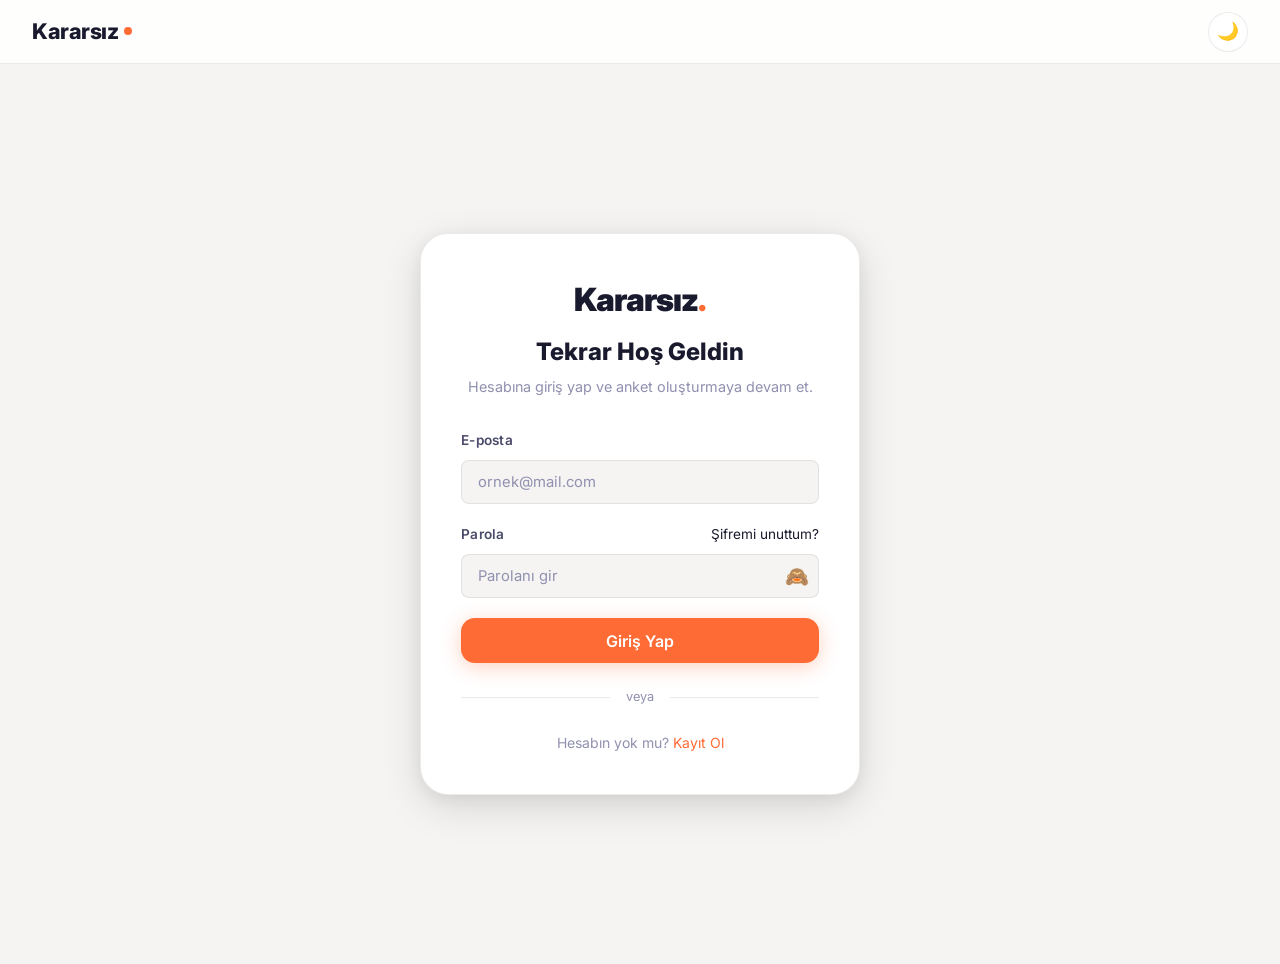
<file: frontend/create-poll.html>
<!DOCTYPE html>
<html lang="tr" data-theme="dark">
<head>
  <meta charset="UTF-8" />
  <meta name="viewport" content="width=device-width, initial-scale=1.0" />
  <title>Anket Oluştur — Kararsız</title>
  <meta name="description" content="Karar veremediğin şeyi anket yap, herkesin oyunu al." />
  <link rel="stylesheet" href="css/theme.css" />
  <link rel="stylesheet" href="css/style.css" />
</head>
<body>

  <!-- NAVBAR -->
  <nav class="navbar" role="navigation" aria-label="Ana navigasyon">
    <a href="index.html" class="navbar-brand" aria-label="Kararsız ana sayfa">
      Kararsız<span class="brand-dot" aria-hidden="true"></span>
    </a>
    <div class="navbar-actions">
      <div id="nav-auth"></div>
      <button class="theme-toggle" id="theme-btn" aria-label="Temayı değiştir">🌙</button>
    </div>
  </nav>

  <main class="container page-content" role="main">
    <div style="max-width:560px; margin:0 auto;">

      <!-- BAŞLIK -->
      <div style="margin-bottom:2rem;">
        <a href="index.html" class="btn btn-ghost btn-sm" style="margin-bottom:1rem; display:inline-flex;">
          ← Geri
        </a>
        <h1 style="font-size:1.8rem;font-weight:900;letter-spacing:-0.5px;">
          Anket Oluştur
        </h1>
        <p style="color:var(--text-muted);margin-top:0.4rem;font-size:0.9rem;">
          Karar veremediğin şeyi sor. En az 2, en fazla 5 seçenek ekleyebilirsin.
        </p>
      </div>

      <!-- FORM -->
      <form id="create-poll-form" novalidate>
        <div class="card" style="margin-bottom:1.25rem;">
          <div class="form-group" style="margin-bottom:0;">
            <label for="poll-question" class="form-label">Sorun nedir? 🤔</label>
            <textarea
              id="poll-question"
              class="form-textarea"
              placeholder="ör. Bu hafta sonu ne yapalım?"
              maxlength="500"
              rows="3"
              required
            ></textarea>
            <div style="display:flex;justify-content:space-between;margin-top:0.35rem;">
              <span id="poll-question-error" class="form-error" role="alert"></span>
              <span id="char-count" style="font-size:0.75rem;color:var(--text-muted);margin-left:auto;">0/500</span>
            </div>
          </div>
        </div>

        <!-- KATEGORİ -->
        <div class="card" style="margin-bottom:1.25rem;">
          <div class="form-group" style="margin-bottom:0;">
            <label for="poll-category" class="form-label">Kategori</label>
            <select id="poll-category" class="form-select" required>
              <option value="genel" selected>Genel</option>
              <option value="kariyer">Kariyer</option>
              <option value="iliski">İlişki</option>
              <option value="teknoloji">Teknoloji</option>
              <option value="alisveris">Alışveriş</option>
              <option value="diger">Diğer</option>
            </select>
          </div>
        </div>

        <!-- SEÇENEKLER -->
        <div class="card" style="margin-bottom:1.25rem;">
          <p class="form-label" style="margin-bottom:1rem;">Seçenekler</p>
          <div id="options-container">
            <!-- JS tarafından doldurulur -->
          </div>
          <button type="button" class="btn btn-ghost btn-sm" id="add-option-btn" style="margin-top:0.25rem;width:100%;">
            + Seçenek Ekle
          </button>
          <span id="options-error" class="form-error" role="alert" style="margin-top:0.5rem;"></span>
        </div>

        <button type="submit" class="btn btn-primary btn-full btn-lg" id="create-submit-btn">
          ✨ Anketi Yayınla
        </button>
      </form>

    </div>
  </main>

  <div class="toast-container" id="toast-container" aria-live="assertive" aria-atomic="true"></div>

  <script src="js/theme-toggle.js"></script>
  <script src="js/api.js"></script>
  <script src="js/auth.js"></script>
  <script>
    document.addEventListener('DOMContentLoaded', () => {
      initTheme();
      updateNavbar();

      // Giriş yapılmamışsa login'e yönlendir
      if (!Auth.isLoggedIn()) {
        window.location.href = 'login.html?next=create-poll.html';
        return;
      }

      const optionsContainer = document.getElementById('options-container');
      const addBtn           = document.getElementById('add-option-btn');
      const questionEl       = document.getElementById('poll-question');
      const charCount        = document.getElementById('char-count');
      const submitBtn        = document.getElementById('create-submit-btn');
      let optionCount = 0;

      // Karakter sayacı
      questionEl.addEventListener('input', () => {
        charCount.textContent = `${questionEl.value.length}/500`;
      });

      // Seçenek ekle
      function addOption(placeholder = '') {
        if (optionCount >= 5) return;
        optionCount++;
        const num = optionCount;

        const row = document.createElement('div');
        row.className = 'option-row';
        row.dataset.num = num;
        row.innerHTML = `
          <div class="option-number" aria-hidden="true">${num}</div>
          <input
            type="text"
            class="form-input option-input"
            placeholder="${placeholder || `Seçenek ${num}`}"
            maxlength="200"
            required
            id="option-${num}"
            aria-label="Seçenek ${num}"
          />
          <button
            type="button"
            class="option-remove"
            aria-label="Seçenek ${num}'i kaldır"
            ${num <= 2 ? 'style="visibility:hidden"' : ''}
          >✕</button>
        `;

        row.querySelector('.option-remove').addEventListener('click', () => {
          row.remove();
          optionCount--;
          // Numaraları güncelle
          document.querySelectorAll('.option-row').forEach((r, i) => {
            const n = i + 1;
            r.dataset.num = n;
            r.querySelector('.option-number').textContent = n;
            const inp = r.querySelector('.option-input');
            inp.id = `option-${n}`;
            inp.setAttribute('aria-label', `Seçenek ${n}`);
            const removeBtn = r.querySelector('.option-remove');
            removeBtn.style.visibility = n <= 2 ? 'hidden' : 'visible';
          });
          // Ekle butonunu göster
          if (optionCount < 5) addBtn.style.display = '';
        });

        optionsContainer.appendChild(row);
        if (optionCount >= 5) addBtn.style.display = 'none';

        // Odaklan
        row.querySelector('.option-input').focus();
      }

      // Başlangıçta 2 seçenek
      addOption('ör. Sinemaya git');
      addOption('ör. Evde kal');

      addBtn.addEventListener('click', () => addOption());

      // FORM GÖNDER
      document.getElementById('create-poll-form').addEventListener('submit', async (e) => {
        e.preventDefault();

        // Hataları temizle
        document.getElementById('poll-question-error').classList.remove('visible');
        document.getElementById('options-error').classList.remove('visible');

        const question = questionEl.value.trim();
        const category = document.getElementById('poll-category').value;
        const options  = Array.from(document.querySelectorAll('.option-input'))
          .map(inp => inp.value.trim())
          .filter(v => v.length > 0);

        let hasError = false;
        if (!question) {
          const errEl = document.getElementById('poll-question-error');
          errEl.textContent = 'Soru yazman zorunlu.';
          errEl.classList.add('visible');
          hasError = true;
        }
        if (options.length < 2) {
          const errEl = document.getElementById('options-error');
          errEl.textContent = 'En az 2 seçenek doldurmalısın.';
          errEl.classList.add('visible');
          hasError = true;
        }
        if (hasError) return;

        submitBtn.disabled = true;
        submitBtn.textContent = 'Yayınlanıyor…';

        const { ok, data, status } = await apiCreatePoll(question, category, options);

        submitBtn.disabled = false;
        submitBtn.textContent = '✨ Anketi Yayınla';

        if (ok) {
          showToast('Anket yayınlandı!', 'success');
          setTimeout(() => { window.location.href = `poll-detail.html?id=${data.id}`; }, 700);
        } else {
          const errEl = document.getElementById('options-error');
          const msg = data.question?.[0] || data.options?.[0] || data.detail || 'Bir hata oluştu.';
          errEl.textContent = msg;
          errEl.classList.add('visible');
        }
      });
    });
  </script>
</body>
</html>
</file>
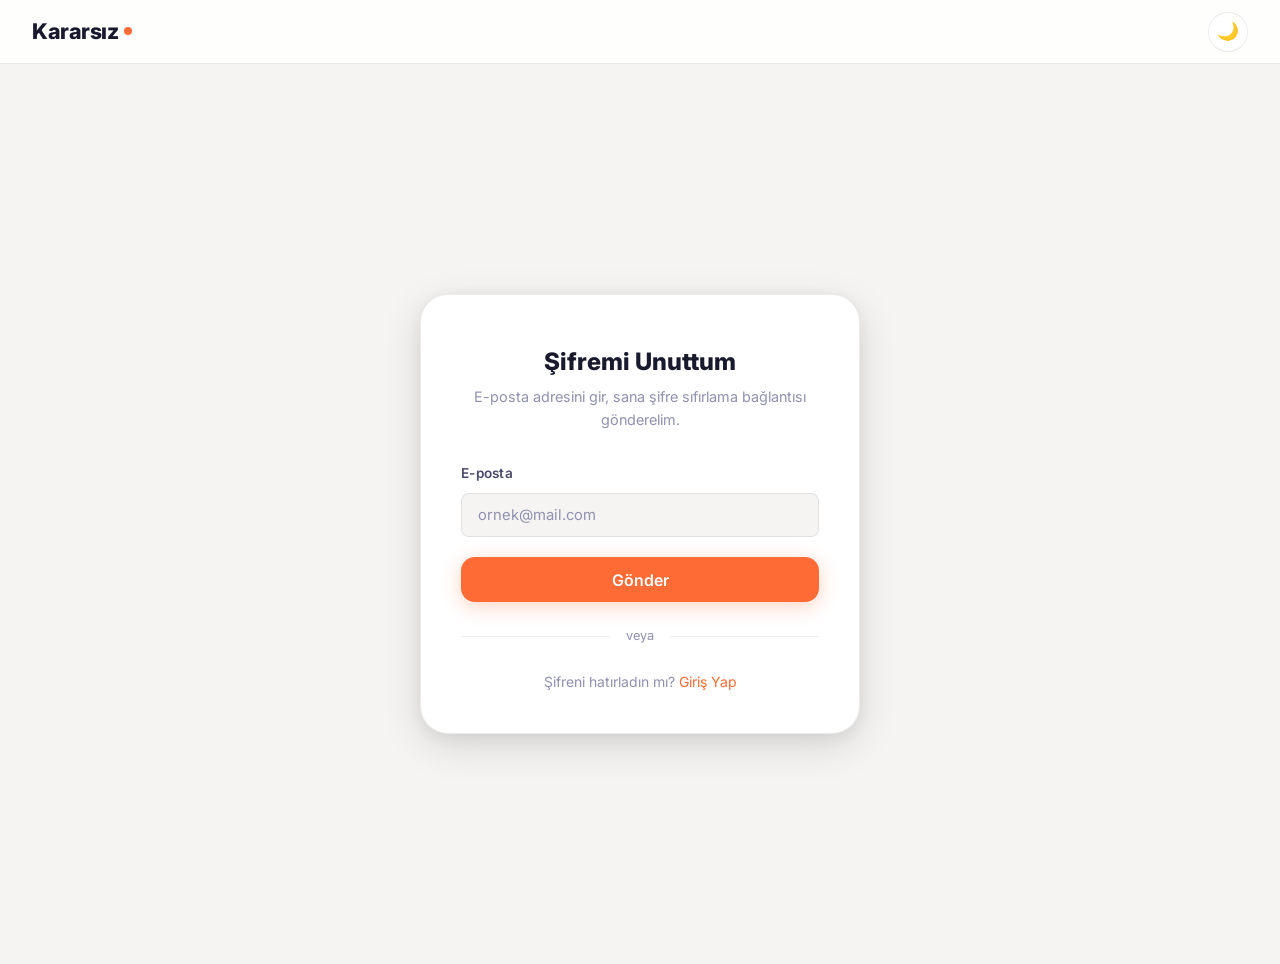
<file: frontend/forgot-password.html>
<!DOCTYPE html>
<html lang="tr" data-theme="dark">
<head>
  <meta charset="UTF-8" />
  <meta name="viewport" content="width=device-width, initial-scale=1.0" />
  <title>Şifremi Unuttum — Kararsız</title>
  <link rel="stylesheet" href="css/theme.css" />
  <link rel="stylesheet" href="css/style.css" />
</head>
<body>
  <nav class="navbar" role="navigation">
    <a href="index.html" class="navbar-brand">Kararsız<span class="brand-dot"></span></a>
    <div class="navbar-actions">
      <button class="theme-toggle" id="theme-btn">🌙</button>
    </div>
  </nav>

  <main class="auth-page" role="main">
    <div class="auth-card">
      <div class="auth-header">
        <h1 class="auth-title">Şifremi Unuttum</h1>
        <p class="auth-subtitle">E-posta adresini gir, sana şifre sıfırlama bağlantısı gönderelim.</p>
      </div>

      <form id="forgot-form" novalidate>
        <div class="form-group">
          <label for="forgot-email" class="form-label">E-posta</label>
          <input type="email" id="forgot-email" class="form-input" placeholder="ornek@mail.com" required />
          <span id="forgot-email-error" class="form-error"></span>
        </div>
        <span id="forgot-general-error" class="form-error" style="margin-bottom:0.75rem"></span>
        <button type="submit" class="btn btn-primary btn-full btn-lg" id="forgot-submit-btn">Gönder</button>
      </form>

      <div class="auth-divider">veya</div>
      <div class="auth-footer">
        Şifreni hatırladın mı? <a href="login.html">Giriş Yap</a>
      </div>
    </div>
  </main>

  <div class="toast-container" id="toast-container"></div>
  <script src="js/theme-toggle.js"></script>
  <script src="js/api.js"></script>
  <script src="js/auth.js"></script>
  <script>
    document.addEventListener('DOMContentLoaded', () => {
      initTheme();
      const form = document.getElementById('forgot-form');
      const submitBtn = document.getElementById('forgot-submit-btn');

      form.addEventListener('submit', async (e) => {
        e.preventDefault();
        clearFormErrors('forgot-form');
        const email = document.getElementById('forgot-email').value.trim();

        if (!email) {
          showFormError('forgot-email', 'E-posta zorunlu.');
          return;
        }

        submitBtn.disabled = true;
        submitBtn.textContent = 'Gönderiliyor...';

        const { ok, data } = await apiPasswordResetRequest(email);

        submitBtn.disabled = false;
        submitBtn.textContent = 'Gönder';

        if (ok) {
          showToast('Şifre sıfırlama bağlantısı e-postanıza gönderildi.', 'success');
          document.getElementById('forgot-email').value = '';
        } else {
          const errEl = document.getElementById('forgot-general-error');
          errEl.textContent = data.detail || 'Bir hata oluştu.';
          errEl.classList.add('visible');
        }
      });
    });
  </script>
</body>
</html>
</file>
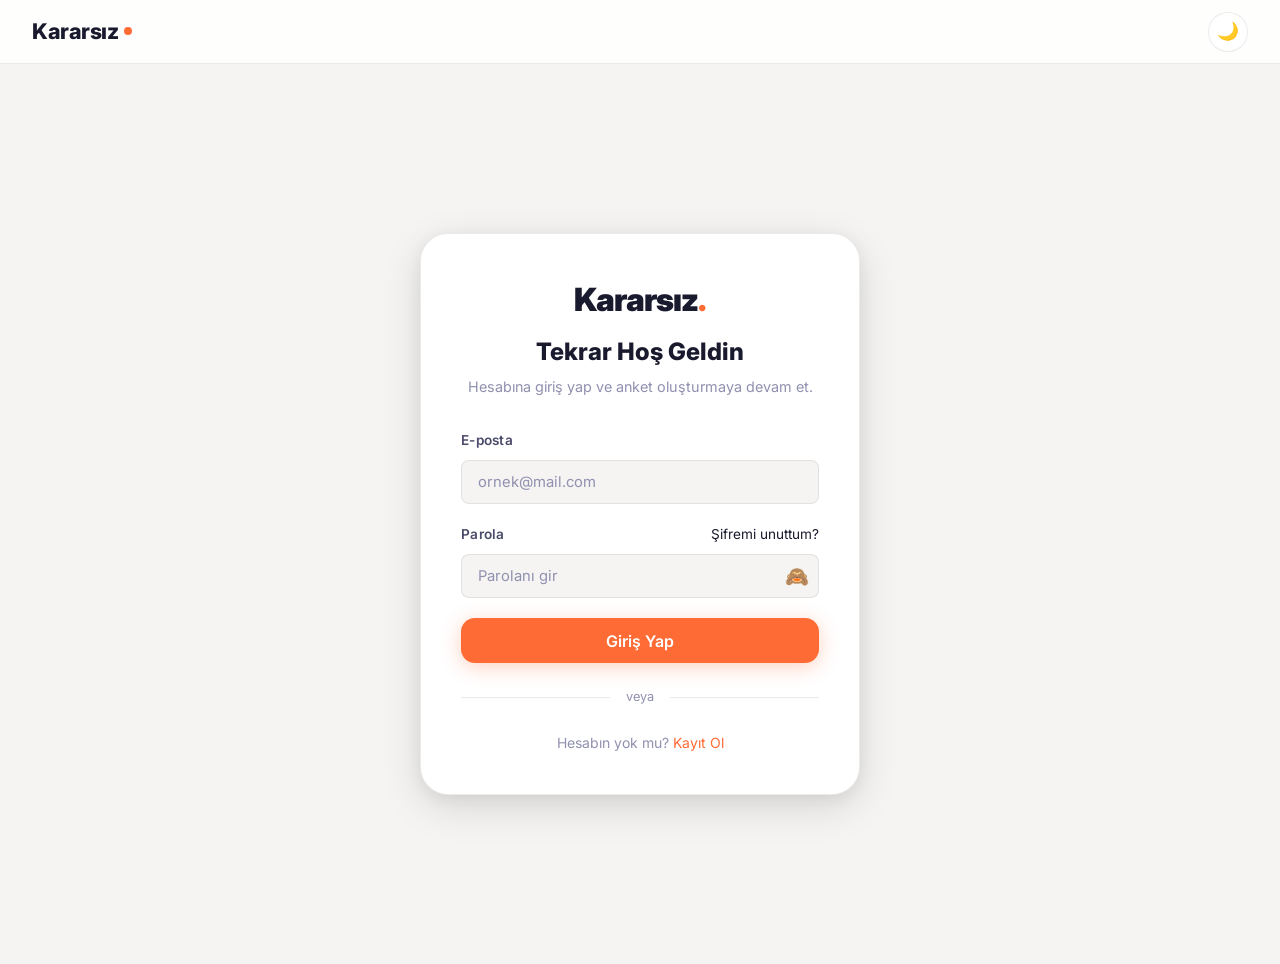
<file: frontend/login.html>
<!DOCTYPE html>
<html lang="tr" data-theme="dark">
<head>
  <meta charset="UTF-8" />
  <meta name="viewport" content="width=device-width, initial-scale=1.0" />
  <title>Giriş Yap — Kararsız</title>
  <meta name="description" content="Kararsız hesabına giriş yap ve anketlerini yönet." />
  <link rel="stylesheet" href="css/theme.css" />
  <link rel="stylesheet" href="css/style.css" />
</head>
<body>

  <!-- NAVBAR -->
  <nav class="navbar" role="navigation" aria-label="Ana navigasyon">
    <a href="index.html" class="navbar-brand" aria-label="Kararsız ana sayfa">
      Kararsız<span class="brand-dot" aria-hidden="true"></span>
    </a>
    <div class="navbar-actions">
      <button class="theme-toggle" id="theme-btn" aria-label="Temayı değiştir">🌙</button>
    </div>
  </nav>

  <main class="auth-page" role="main">
    <div class="auth-card">
      <div class="auth-header">
        <div class="auth-logo">Kararsız<span>.</span></div>
        <h1 class="auth-title">Tekrar Hoş Geldin</h1>
        <p class="auth-subtitle">Hesabına giriş yap ve anket oluşturmaya devam et.</p>
      </div>

      <form id="login-form" novalidate>
        <div class="form-group">
          <label for="login-email" class="form-label">E-posta</label>
          <input
            type="email"
            id="login-email"
            class="form-input"
            placeholder="ornek@mail.com"
            autocomplete="email"
            required
          />
          <span id="login-email-error" class="form-error" role="alert"></span>
        </div>

        <div class="form-group" style="position: relative;">
          <label for="login-password" class="form-label">Parola</label>
          <a href="forgot-password.html" style="position: absolute; right: 0; top: 0; font-size: 0.85rem; color: var(--primary); text-decoration: none;">Şifremi unuttum?</a>
          <div style="position: relative;">
            <input
              type="password"
              id="login-password"
              class="form-input"
              placeholder="Parolanı gir"
              autocomplete="current-password"
              required
              style="padding-right: 2.5rem;"
            />
            <button type="button" onclick="togglePasswordVisibility('login-password', this)" style="position: absolute; right: 10px; top: 50%; transform: translateY(-50%); background: none; border: none; font-size: 1.2rem; cursor: pointer; color: var(--text-muted);" aria-label="Şifreyi Göster" title="Şifreyi Göster">🙈</button>
          </div>
          <span id="login-password-error" class="form-error" role="alert"></span>
        </div>

        <span id="login-general-error" class="form-error" style="margin-bottom:0.75rem" role="alert"></span>

        <button type="submit" class="btn btn-primary btn-full btn-lg" id="login-submit-btn">
          Giriş Yap
        </button>
      </form>

      <div class="auth-divider">veya</div>

      <div class="auth-footer">
        Hesabın yok mu?
        <a href="register.html" id="register-link">Kayıt Ol</a>
      </div>
    </div>
  </main>

  <div class="toast-container" id="toast-container" aria-live="assertive" aria-atomic="true"></div>

  <script src="js/theme-toggle.js"></script>
  <script src="js/api.js"></script>
  <script src="js/auth.js"></script>
  <script>
    document.addEventListener('DOMContentLoaded', () => {
      initTheme();

      if (Auth.isLoggedIn()) {
        window.location.href = 'index.html';
        return;
      }

      const form = document.getElementById('login-form');
      const submitBtn = document.getElementById('login-submit-btn');

      form.addEventListener('submit', async (e) => {
        e.preventDefault();
        clearFormErrors('login-form');

        const email    = document.getElementById('login-email').value.trim();
        const password = document.getElementById('login-password').value;

        let hasError = false;
        if (!email)    { showFormError('login-email', 'E-posta zorunlu.'); hasError = true; }
        if (!password) { showFormError('login-password', 'Parola zorunlu.'); hasError = true; }
        if (hasError) return;

        submitBtn.disabled = true;
        submitBtn.textContent = 'Giriş yapılıyor…';

        const { ok, errors } = await apiLogin(email, password);

        submitBtn.disabled = false;
        submitBtn.textContent = 'Giriş Yap';

        if (ok) {
          showToast('Başarıyla giriş yapıldı!', 'success');
          const redirect = new URLSearchParams(window.location.search).get('next') || 'index.html';
          setTimeout(() => { window.location.href = redirect; }, 600);
        } else {
          const errEl = document.getElementById('login-general-error');
          const msg = errors.detail || errors.non_field_errors?.[0] || 'E-posta veya parola hatalı.';
          errEl.textContent = msg;
          errEl.classList.add('visible');
          document.getElementById('login-password').value = '';
        }
      });
    });

    function togglePasswordVisibility(inputId, btn) {
      const input = document.getElementById(inputId);
      if (input.type === "password") {
        input.type = "text";
        btn.textContent = "👁️";
        btn.setAttribute('aria-label', 'Şifreyi Gizle');
        btn.setAttribute('title', 'Şifreyi Gizle');
      } else {
        input.type = "password";
        btn.textContent = "🙈";
        btn.setAttribute('aria-label', 'Şifreyi Göster');
        btn.setAttribute('title', 'Şifreyi Göster');
      }
    }
  </script>
</body>
</html>
</file>
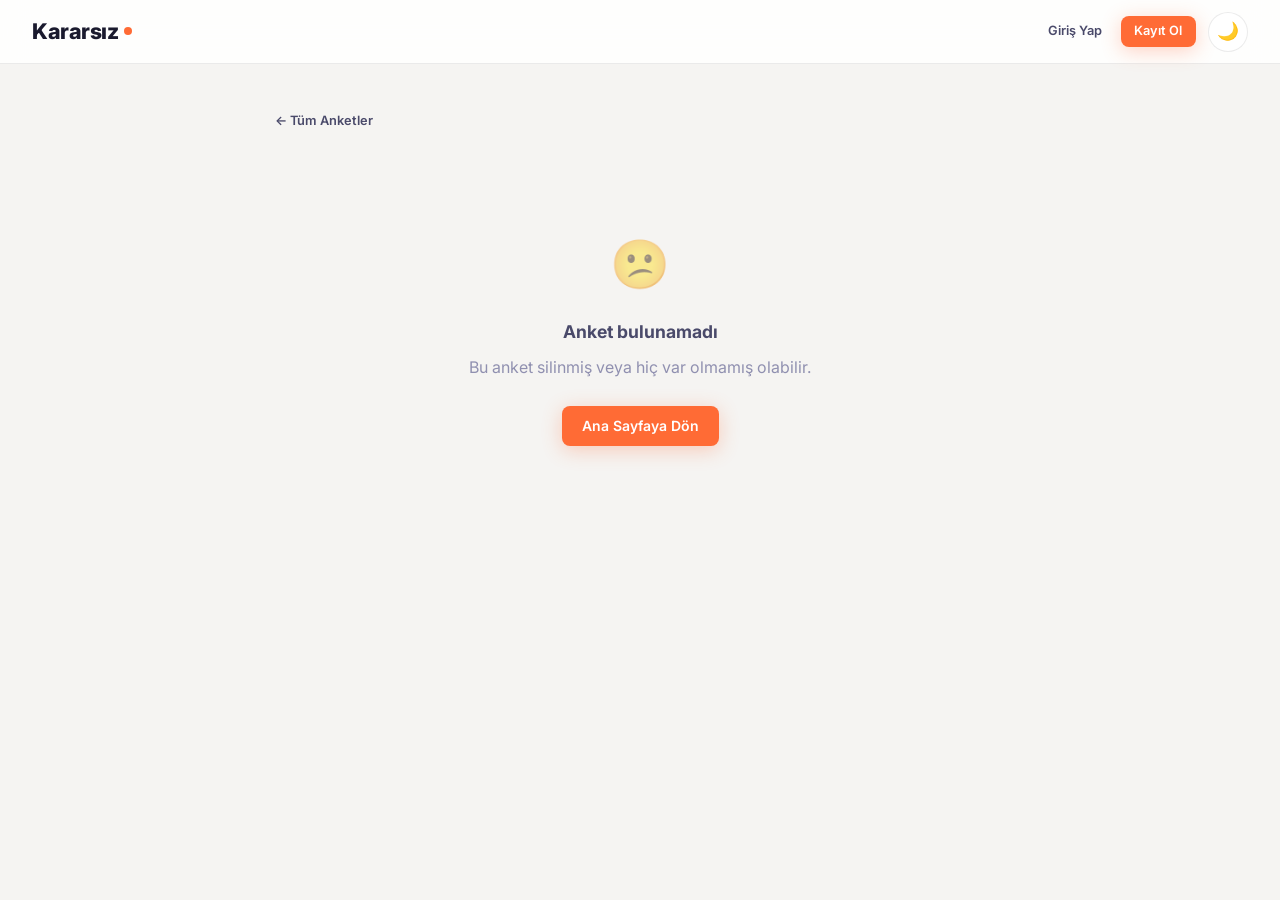
<file: frontend/poll-detail.html>
<!DOCTYPE html>
<html lang="tr" data-theme="dark">
<head>
  <meta charset="UTF-8" />
  <meta name="viewport" content="width=device-width, initial-scale=1.0" />
  <title>Anket — Kararsız</title>
  <meta name="description" content="Bu ankete oy ver ve karar vermeye yardım et." />
  <link rel="stylesheet" href="css/theme.css" />
  <link rel="stylesheet" href="css/style.css" />
</head>
<body>

  <!-- NAVBAR -->
  <nav class="navbar" role="navigation" aria-label="Ana navigasyon">
    <a href="index.html" class="navbar-brand" aria-label="Kararsız ana sayfa">
      Kararsız<span class="brand-dot" aria-hidden="true"></span>
    </a>
    <div class="navbar-actions">
      <div id="nav-auth"></div>
      <button class="theme-toggle" id="theme-btn" aria-label="Temayı değiştir">🌙</button>
    </div>
  </nav>

  <main class="container page-content" role="main">

    <!-- GERİ -->
    <a href="index.html" class="btn btn-ghost btn-sm" style="margin-bottom:1.5rem;display:inline-flex;">
      ← Tüm Anketler
    </a>

    <!-- YÜKLEME -->
    <div id="loading-state" aria-live="polite" aria-label="Yükleniyor">
      <div class="skeleton" style="height:36px;width:70%;margin-bottom:1rem;"></div>
      <div class="skeleton" style="height:20px;width:40%;margin-bottom:2rem;"></div>
      <div class="skeleton" style="height:64px;border-radius:14px;margin-bottom:0.75rem;"></div>
      <div class="skeleton" style="height:64px;border-radius:14px;margin-bottom:0.75rem;"></div>
      <div class="skeleton" style="height:64px;border-radius:14px;"></div>
    </div>

    <!-- HATA -->
    <div id="error-state" style="display:none;" role="alert">
      <div class="empty-state">
        <div class="empty-state-icon" aria-hidden="true">😕</div>
        <h3>Anket bulunamadı</h3>
        <p>Bu anket silinmiş veya hiç var olmamış olabilir.</p>
        <br />
        <a href="index.html" class="btn btn-primary">Ana Sayfaya Dön</a>
      </div>
    </div>

    <!-- ANKET İÇERİĞİ -->
    <div id="poll-content" style="display:none;" aria-live="polite">

      <div class="poll-detail-hero">
        <div style="display:flex;align-items:center;gap:0.5rem;margin-bottom:0.75rem;">
          <span class="badge badge-accent" id="poll-status-badge">Aktif</span>
        </div>
        <h1 class="poll-detail-question" id="poll-question-text"></h1>
        <div class="poll-meta" style="margin-top:0.75rem;">
          <div class="poll-meta-avatar" id="poll-creator-avatar" aria-hidden="true"></div>
          <span id="poll-creator-name" style="font-weight:600;color:var(--text-secondary);"></span>
          <span>·</span>
          <span id="poll-time" style="color:var(--text-muted);"></span>
          <span class="poll-total-votes" id="poll-total" style="margin-left:auto;"></span>
          <button id="btn-delete-poll" class="btn btn-sm" style="display:none; background-color: #ef4444; border-color: #ef4444; color: white; margin-left: 0.5rem; padding: 0.25rem 0.5rem; font-size: 0.75rem;">🗑️ Sil</button>
        </div>
      </div>

      <!-- OY VERİLDİ BİLDİRİMİ -->
      <div id="voted-notice" class="voted-notice" style="display:none;" role="status">
        ✅ Bu ankete oy verdiniz.
      </div>

      <!-- SEÇENEKLER -->
      <div id="poll-options" style="display:flex;flex-direction:column;gap:0.75rem;margin-bottom:2rem;" role="group" aria-label="Anket seçenekleri">
        <!-- JS tarafından doldurulur -->
      </div>

      <!-- PAYLAŞ -->
      <div style="display:flex;align-items:center;gap:0.75rem;padding:1.25rem;background:var(--bg-card);border:1px solid var(--border);border-radius:var(--radius-md);">
        <div style="flex:1;">
          <p style="font-size:0.85rem;font-weight:700;color:var(--text-secondary);margin-bottom:0.15rem;">Bu anketi paylaş</p>
          <p style="font-size:0.78rem;color:var(--text-muted);">Bağlantıyı kopyalayarak arkadaşlarına gönder</p>
        </div>
        <button class="btn btn-secondary btn-sm" id="share-btn">
          🔗 Kopyala
        </button>
      </div>

    </div>
  </main>

  <div class="toast-container" id="toast-container" aria-live="assertive" aria-atomic="true"></div>

  <script src="js/theme-toggle.js"></script>
  <script src="js/api.js"></script>
  <script src="js/auth.js"></script>
  <script>
    document.addEventListener('DOMContentLoaded', async () => {
      initTheme();
      updateNavbar();

      const params = new URLSearchParams(window.location.search);
      const pollId = params.get('id');

      if (!pollId || isNaN(pollId)) {
        showError();
        return;
      }

      const { ok, data: poll } = await apiGetPoll(pollId);

      if (!ok || !poll) {
        showError();
        return;
      }

      renderPoll(poll);
    });

    function showError() {
      document.getElementById('loading-state').style.display = 'none';
      document.getElementById('error-state').style.display = 'block';
    }

    function renderPoll(poll) {
      document.getElementById('loading-state').style.display = 'none';
      document.getElementById('poll-content').style.display  = 'block';

      // Meta
      document.title = `${poll.question} — Kararsız`;
      document.getElementById('poll-question-text').textContent = poll.question;

      const creator = poll.creator?.username || 'anonim';
      document.getElementById('poll-creator-avatar').textContent = avatarLetter(creator);
      document.getElementById('poll-creator-name').textContent   = `@${creator}`;
      document.getElementById('poll-time').textContent           = timeAgo(poll.created_at);
      document.getElementById('poll-total').textContent          = `🗳️ ${poll.total_votes} oy`;

      // Silme Butonu Yetkisi
      const currentUser = Auth.getUser();
      if (currentUser && (currentUser.username === creator || Auth.isAdmin())) {
        const delBtn = document.getElementById('btn-delete-poll');
        delBtn.style.display = 'inline-block';
        delBtn.onclick = async () => {
          if (confirm('Bu anketi kalıcı olarak silmek istediğinize emin misiniz?')) {
            const { ok } = await apiDeletePoll(poll.id);
            if (ok) {
              alert('Anket silindi.');
              window.location.href = 'index.html';
            } else {
              showToast('Anket silinemedi. Sadece kendi anketlerinizi silebilirsiniz.', 'error');
            }
          }
        };
      }

      // Oy verildi mi?
      const myVotedOption = hasVoted(poll.id);
      if (myVotedOption) {
        document.getElementById('voted-notice').style.display = 'flex';
      }

      renderOptions(poll, myVotedOption);

      // Paylaş butonu
      document.getElementById('share-btn').addEventListener('click', () => {
        const url = window.location.href;
        navigator.clipboard.writeText(url).then(() => {
          showToast('Bağlantı kopyalandı!', 'success');
        }).catch(() => {
          showToast('Kopyalanamadı.', 'error');
        });
      });
    }

    function renderOptions(poll, votedOptionId) {
      const container  = document.getElementById('poll-options');
      const total      = poll.total_votes || 0;
      const alreadyVoted = !!votedOptionId;

      container.innerHTML = '';

      poll.options.forEach(opt => {
        const pct       = calcPercent(opt.vote_count, total);
        const isMyVote  = String(opt.id) === String(votedOptionId);

        const btn = document.createElement('button');
        btn.type = 'button';
        btn.className = `vote-option${alreadyVoted ? ' voted' : ''}${isMyVote ? ' voted-selected' : ''}`;
        btn.disabled  = alreadyVoted;
        btn.setAttribute('aria-label', `${opt.text}${alreadyVoted ? ` — %${pct}` : ''}`);
        btn.dataset.optionId = opt.id;

        btn.innerHTML = `
          <div class="option-bar-bg" style="width:${alreadyVoted ? pct : 0}%"></div>
          <span class="option-text">${opt.text}${isMyVote ? ' ✅' : ''}</span>
          <span class="option-pct">${pct}%</span>
        `;

        if (!alreadyVoted) {
          btn.addEventListener('click', () => castVote(poll.id, opt.id));
        }

        container.appendChild(btn);
      });

      // Bar animasyonu
      if (alreadyVoted) {
        requestAnimationFrame(() => {
          poll.options.forEach(opt => {
            const bar = container.querySelector(`[data-option-id="${opt.id}"] .option-bar-bg`);
            if (bar) {
              bar.style.transition = 'width 0.8s cubic-bezier(0.4,0,0.2,1)';
              const pct = calcPercent(opt.vote_count, total);
              setTimeout(() => { bar.style.width = pct + '%'; }, 100);
            }
          });
        });
      }
    }

    async function castVote(pollId, optionId) {
      // Tüm butonları devre dışı bırak
      document.querySelectorAll('.vote-option').forEach(btn => {
        btn.disabled = true;
        btn.style.opacity = '0.6';
      });

      const { ok, data, status } = await apiVote(pollId, optionId);

      if (ok) {
        markVoted(pollId, optionId);
        showToast('Oyunuz kaydedildi! 🎉', 'success');
        // Güncel verilerle yeniden çiz
        renderOptions(data, optionId);
        document.getElementById('voted-notice').style.display = 'flex';
        document.getElementById('poll-total').textContent = `🗳️ ${data.total_votes} oy`;
      } else if (status === 409) {
        showToast('Bu ankete zaten oy verdiniz.', 'info');
        markVoted(pollId, optionId);
        document.querySelectorAll('.vote-option').forEach(btn => {
          btn.disabled = true;
          btn.style.opacity = '';
          btn.classList.add('voted');
        });
      } else {
        showToast('Bir hata oluştu. Lütfen tekrar deneyin.', 'error');
        document.querySelectorAll('.vote-option').forEach(btn => {
          btn.disabled = false;
          btn.style.opacity = '';
        });
      }
    }
  </script>
</body>
</html>
</file>
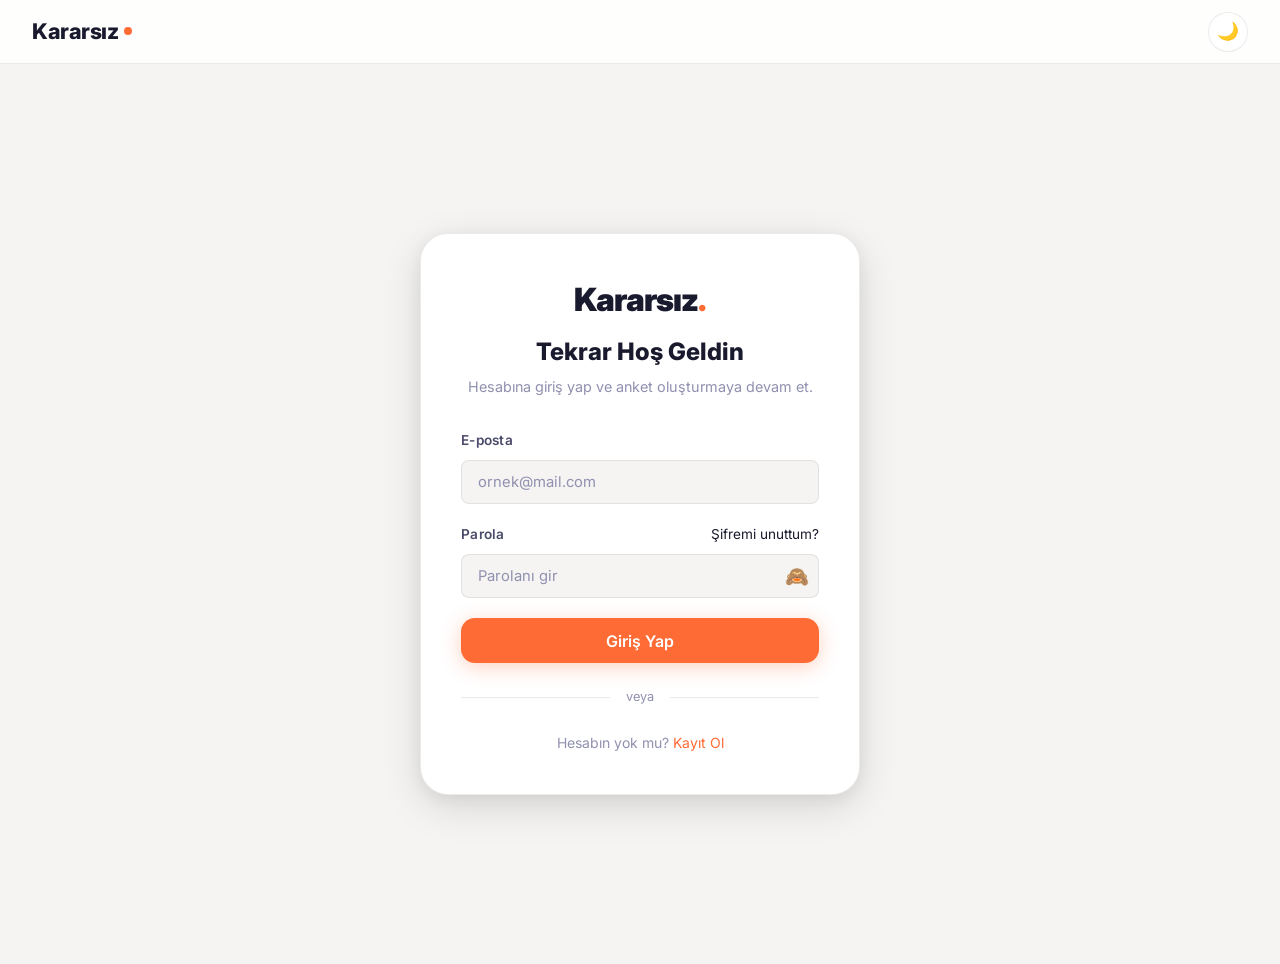
<file: frontend/profile.html>
<!DOCTYPE html>
<html lang="tr" data-theme="dark">
<head>
  <meta charset="UTF-8" />
  <meta name="viewport" content="width=device-width, initial-scale=1.0" />
  <title>Profilim — Kararsız</title>
  <meta name="description" content="Kararsız profiliniz ve anket geçmişiniz." />
  <link rel="stylesheet" href="css/theme.css" />
  <link rel="stylesheet" href="css/style.css" />
</head>
<body>

  <!-- NAVBAR -->
  <nav class="navbar" role="navigation" aria-label="Ana navigasyon">
    <a href="index.html" class="navbar-brand" aria-label="Kararsız ana sayfa">
      Kararsız<span class="brand-dot" aria-hidden="true"></span>
    </a>
    <div class="navbar-actions">
      <div id="nav-auth"></div>
      <button class="theme-toggle" id="theme-btn" aria-label="Temayı değiştir">🌙</button>
    </div>
  </nav>

  <main class="container page-content" role="main">
    <div style="max-width:800px; margin:0 auto;">
      
      <!-- PROFİL BAŞLIK -->
      <div class="card" style="margin-bottom: 2rem; display: flex; align-items: center; gap: 1rem;">
        <div class="poll-meta-avatar" id="profile-avatar" style="width: 64px; height: 64px; font-size: 1.5rem;">?</div>
        <div>
          <h1 id="profile-username" style="margin: 0; font-size: 1.5rem;">Yükleniyor...</h1>
          <p id="profile-email" style="color: var(--text-muted); margin: 0; font-size: 0.9rem;"></p>
          <p id="profile-date" style="color: var(--text-muted); margin: 0; font-size: 0.8rem;"></p>
        </div>
      </div>

      <!-- SEKMELER -->
      <div class="feed-controls" style="display: flex; gap: 1rem; margin-bottom: 1.5rem;">
        <button class="btn btn-secondary sort-tab active" id="tab-created">📝 Açtığım Anketler</button>
        <button class="btn btn-secondary sort-tab" id="tab-voted" style="background-color: transparent; border-color: transparent; opacity: 0.7;">🗳️ Oy Verdiğim Anketler</button>
      </div>

      <!-- ANKET LİSTESİ -->
      <div id="polls-grid" class="polls-grid">
        <!-- JS tarafından doldurulur -->
      </div>
      
      <!-- BOŞ DURUM -->
      <div id="empty-state" class="empty-state" style="display:none;">
        <div class="empty-state-icon">🤔</div>
        <h3 id="empty-state-text">Burada henüz bir şey yok.</h3>
      </div>

    </div>
  </main>

  <div class="toast-container" id="toast-container" aria-live="assertive" aria-atomic="true"></div>

  <script src="js/theme-toggle.js"></script>
  <script src="js/api.js"></script>
  <script src="js/auth.js"></script>
  <!-- Card builder fonksiyonu için main.js'teki fonksiyonu alıyoruz veya yeniden yazıyoruz -->
  <script>
    // main.js'teki buildPollCard fonksiyonunu kopyalıyoruz (modül yapısı olmadığı için)
    function buildPollCard(poll) {
      const total = poll.total_votes || 0;
      const creator = poll.creator?.username || 'anonim';
      
      const optionsHtml = poll.options.map(opt => {
        const pct = total === 0 ? 0 : Math.round((opt.vote_count / total) * 100);
        const label = opt.text.length > 20 ? opt.text.slice(0, 18) + '…' : opt.text;
        return `
          <div class="vote-bar-wrap">
            <span class="vote-bar-label" title="${opt.text}">${label}</span>
            <div class="vote-bar-track">
              <div class="vote-bar-fill" style="width:0%" data-target="${pct}"></div>
            </div>
            <span class="vote-bar-pct">${pct}%</span>
          </div>
        `;
      }).join('');

      const card = document.createElement('article');
      card.className = 'poll-card';
      card.dataset.pollId = poll.id;
      card.setAttribute('role', 'button');
      card.innerHTML = `
        <div class="poll-card-header">
          <p class="poll-question">${poll.question}</p>
        </div>
        <div class="poll-options-preview">${optionsHtml}</div>
        <div class="poll-meta" style="flex-wrap: wrap;">
          <span>@${creator}</span>
          <span class="poll-total-votes" style="margin-left: auto;">🗳️ ${total} oy</span>
        </div>
      `;

      card.addEventListener('click', () => { window.location.href = `poll-detail.html?id=${poll.id}`; });
      return card;
    }

    document.addEventListener('DOMContentLoaded', async () => {
      initTheme();
      updateNavbar();

      if (!Auth.isLoggedIn()) {
        window.location.href = 'login.html?next=profile.html';
        return;
      }

      const { ok, data } = await apiGetMe();
      if (!ok) {
        showToast('Profil bilgileri alınamadı.', 'error');
        return;
      }

      // Profil Bilgilerini Doldur
      document.getElementById('profile-username').textContent = '@' + data.username;
      document.getElementById('profile-email').textContent = data.email;
      document.getElementById('profile-avatar').textContent = data.username.charAt(0).toUpperCase();
      const date = new Date(data.date_joined).toLocaleDateString('tr-TR');
      document.getElementById('profile-date').textContent = 'Katılım: ' + date;

      let currentTab = 'created'; // 'created' veya 'voted'
      const grid = document.getElementById('polls-grid');
      const emptyState = document.getElementById('empty-state');
      const emptyStateText = document.getElementById('empty-state-text');

      function renderGrid() {
        grid.innerHTML = '';
        const list = currentTab === 'created' ? data.created_polls : data.voted_polls;
        
        if (!list || list.length === 0) {
          emptyStateText.textContent = currentTab === 'created' ? 'Henüz hiç anket açmadın.' : 'Henüz hiçbir ankete oy vermedin.';
          emptyState.style.display = 'block';
          return;
        }

        emptyState.style.display = 'none';
        list.forEach(poll => {
          grid.appendChild(buildPollCard(poll));
        });

        requestAnimationFrame(() => {
          document.querySelectorAll('.vote-bar-fill').forEach(bar => {
            bar.style.width = bar.dataset.target + '%';
          });
        });
      }

      // Sekme Kontrolleri
      const tabCreated = document.getElementById('tab-created');
      const tabVoted = document.getElementById('tab-voted');

      tabCreated.addEventListener('click', () => {
        currentTab = 'created';
        tabCreated.classList.add('active');
        tabCreated.style.backgroundColor = 'var(--surface-light)';
        tabCreated.style.opacity = '1';
        
        tabVoted.classList.remove('active');
        tabVoted.style.backgroundColor = 'transparent';
        tabVoted.style.opacity = '0.7';
        renderGrid();
      });

      tabVoted.addEventListener('click', () => {
        currentTab = 'voted';
        tabVoted.classList.add('active');
        tabVoted.style.backgroundColor = 'var(--surface-light)';
        tabVoted.style.opacity = '1';
        
        tabCreated.classList.remove('active');
        tabCreated.style.backgroundColor = 'transparent';
        tabCreated.style.opacity = '0.7';
        renderGrid();
      });

      // İlk Render
      renderGrid();
    });
  </script>
</body>
</html>
</file>
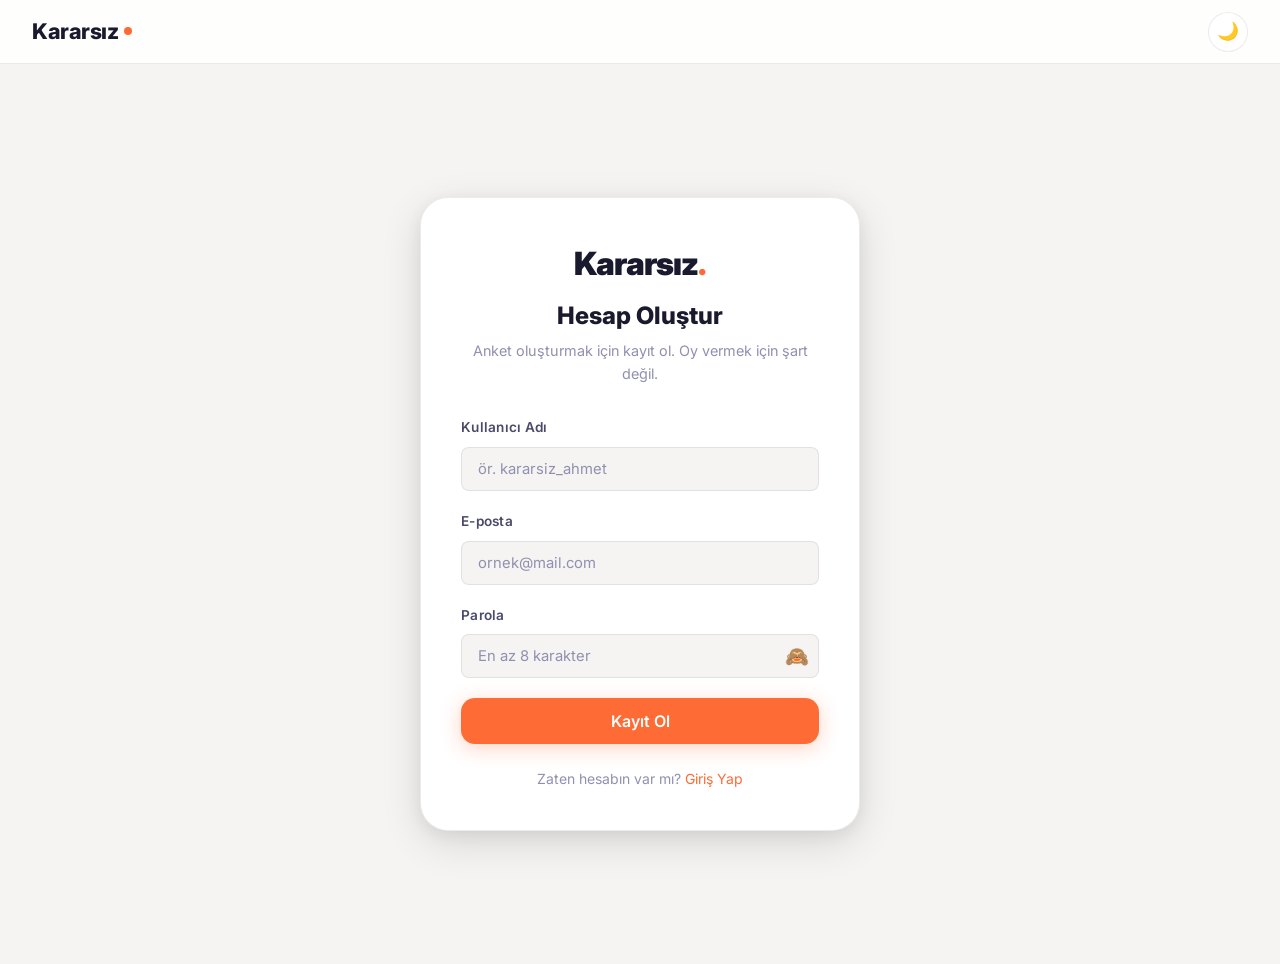
<file: frontend/register.html>
<!DOCTYPE html>
<html lang="tr" data-theme="dark">
<head>
  <meta charset="UTF-8" />
  <meta name="viewport" content="width=device-width, initial-scale=1.0" />
  <title>Kayıt Ol — Kararsız</title>
  <meta name="description" content="Kararsız'a kayıt ol ve kendi anketlerini oluşturmaya başla." />
  <link rel="stylesheet" href="css/theme.css" />
  <link rel="stylesheet" href="css/style.css" />
</head>
<body>

  <!-- NAVBAR -->
  <nav class="navbar" role="navigation" aria-label="Ana navigasyon">
    <a href="index.html" class="navbar-brand" aria-label="Kararsız ana sayfa">
      Kararsız<span class="brand-dot" aria-hidden="true"></span>
    </a>
    <div class="navbar-actions">
      <button class="theme-toggle" id="theme-btn" aria-label="Temayı değiştir">🌙</button>
    </div>
  </nav>

  <main class="auth-page" role="main">
    <div class="auth-card">
      <div class="auth-header">
        <div class="auth-logo">Kararsız<span>.</span></div>
        <h1 class="auth-title">Hesap Oluştur</h1>
        <p class="auth-subtitle">Anket oluşturmak için kayıt ol. Oy vermek için şart değil.</p>
      </div>

      <form id="register-form" novalidate>
        <div class="form-group">
          <label for="reg-username" class="form-label">Kullanıcı Adı</label>
          <input
            type="text"
            id="reg-username"
            class="form-input"
            placeholder="ör. kararsiz_ahmet"
            autocomplete="username"
            maxlength="50"
            required
          />
          <span id="reg-username-error" class="form-error" role="alert"></span>
        </div>

        <div class="form-group">
          <label for="reg-email" class="form-label">E-posta</label>
          <input
            type="email"
            id="reg-email"
            class="form-input"
            placeholder="ornek@mail.com"
            autocomplete="email"
            required
          />
          <span id="reg-email-error" class="form-error" role="alert"></span>
        </div>

        <div class="form-group">
          <label for="reg-password" class="form-label">Parola</label>
          <div style="position: relative;">
            <input
              type="password"
              id="reg-password"
              class="form-input"
              placeholder="En az 8 karakter"
              autocomplete="new-password"
              minlength="8"
              required
              style="padding-right: 2.5rem;"
            />
            <button type="button" onclick="togglePasswordVisibility('reg-password', this)" style="position: absolute; right: 10px; top: 50%; transform: translateY(-50%); background: none; border: none; font-size: 1.2rem; cursor: pointer; color: var(--text-muted);" aria-label="Şifreyi Göster" title="Şifreyi Göster">🙈</button>
          </div>
          <span id="reg-password-error" class="form-error" role="alert"></span>
        </div>

        <span id="reg-general-error" class="form-error" style="margin-bottom:0.75rem" role="alert"></span>

        <button type="submit" class="btn btn-primary btn-full btn-lg" id="reg-submit-btn">
          Kayıt Ol
        </button>
      </form>

      <div class="auth-footer">
        Zaten hesabın var mı?
        <a href="login.html" id="login-link">Giriş Yap</a>
      </div>
    </div>
  </main>

  <div class="toast-container" id="toast-container" aria-live="assertive" aria-atomic="true"></div>

  <script src="js/theme-toggle.js"></script>
  <script src="js/api.js"></script>
  <script src="js/auth.js"></script>
  <script>
    document.addEventListener('DOMContentLoaded', () => {
      initTheme();

      // Zaten giriş yapmışsa ana sayfaya yönlendir
      if (Auth.isLoggedIn()) {
        window.location.href = 'index.html';
        return;
      }

      const form = document.getElementById('register-form');
      const submitBtn = document.getElementById('reg-submit-btn');

      form.addEventListener('submit', async (e) => {
        e.preventDefault();
        clearFormErrors('register-form');

        const username = document.getElementById('reg-username').value.trim();
        const email    = document.getElementById('reg-email').value.trim();
        const password = document.getElementById('reg-password').value;

        // Basit client-side validasyon
        let hasError = false;
        if (!username) { showFormError('reg-username', 'Kullanıcı adı zorunlu.'); hasError = true; }
        if (!email)    { showFormError('reg-email', 'E-posta zorunlu.'); hasError = true; }
        if (password.length < 8) { showFormError('reg-password', 'Parola en az 8 karakter olmalı.'); hasError = true; }
        if (hasError) return;

        submitBtn.disabled = true;
        submitBtn.textContent = 'Kaydediliyor…';

        const { ok, errors } = await apiRegister(email, username, password);

        submitBtn.disabled = false;
        submitBtn.textContent = 'Kayıt Ol';

        if (ok) {
          showToast('Kayıt başarılı. Lütfen e-postanı kontrol ederek hesabını onayla.', 'success');
          // Kullanıcıyı hemen login'e yönlendirebilir veya burada bırakabiliriz
          setTimeout(() => { window.location.href = 'login.html'; }, 3000);
        } else {
          // Backend hata mesajları
          if (errors.username) showFormError('reg-username', errors.username[0]);
          if (errors.email)    showFormError('reg-email',    errors.email[0]);
          if (errors.password) showFormError('reg-password', errors.password[0]);
          if (errors.non_field_errors || errors.detail) {
            const errEl = document.getElementById('reg-general-error');
            errEl.textContent = errors.non_field_errors?.[0] || errors.detail;
            errEl.classList.add('visible');
          }
        }
      });
    });

    function togglePasswordVisibility(inputId, btn) {
      const input = document.getElementById(inputId);
      if (input.type === "password") {
        input.type = "text";
        btn.textContent = "👁️";
        btn.setAttribute('aria-label', 'Şifreyi Gizle');
        btn.setAttribute('title', 'Şifreyi Gizle');
      } else {
        input.type = "password";
        btn.textContent = "🙈";
        btn.setAttribute('aria-label', 'Şifreyi Göster');
        btn.setAttribute('title', 'Şifreyi Göster');
      }
    }
  </script>
</body>
</html>
</file>
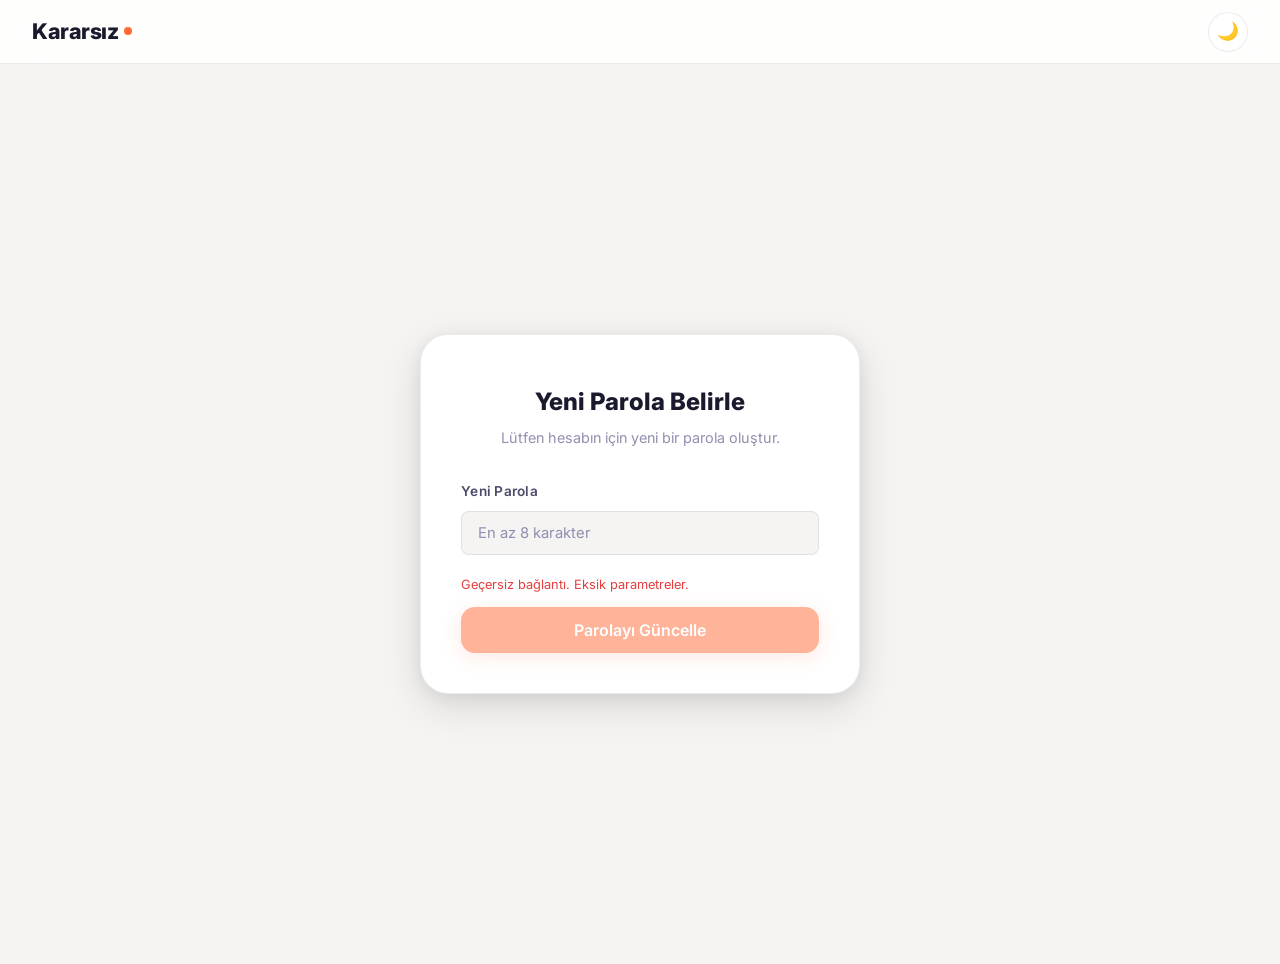
<file: frontend/reset-password.html>
<!DOCTYPE html>
<html lang="tr" data-theme="dark">
<head>
  <meta charset="UTF-8" />
  <meta name="viewport" content="width=device-width, initial-scale=1.0" />
  <title>Şifre Sıfırlama — Kararsız</title>
  <link rel="stylesheet" href="css/theme.css" />
  <link rel="stylesheet" href="css/style.css" />
</head>
<body>
  <nav class="navbar" role="navigation">
    <a href="index.html" class="navbar-brand">Kararsız<span class="brand-dot"></span></a>
    <div class="navbar-actions">
      <button class="theme-toggle" id="theme-btn">🌙</button>
    </div>
  </nav>

  <main class="auth-page" role="main">
    <div class="auth-card">
      <div class="auth-header">
        <h1 class="auth-title">Yeni Parola Belirle</h1>
        <p class="auth-subtitle">Lütfen hesabın için yeni bir parola oluştur.</p>
      </div>

      <form id="reset-form" novalidate>
        <div class="form-group">
          <label for="reset-password" class="form-label">Yeni Parola</label>
          <input type="password" id="reset-password" class="form-input" placeholder="En az 8 karakter" required minlength="8" />
          <span id="reset-password-error" class="form-error"></span>
        </div>
        <span id="reset-general-error" class="form-error" style="margin-bottom:0.75rem"></span>
        <button type="submit" class="btn btn-primary btn-full btn-lg" id="reset-submit-btn">Parolayı Güncelle</button>
      </form>
    </div>
  </main>

  <div class="toast-container" id="toast-container"></div>
  <script src="js/theme-toggle.js"></script>
  <script src="js/api.js"></script>
  <script src="js/auth.js"></script>
  <script>
    document.addEventListener('DOMContentLoaded', () => {
      initTheme();
      const params = new URLSearchParams(window.location.search);
      const uid = params.get('uid');
      const token = params.get('token');
      
      const form = document.getElementById('reset-form');
      const submitBtn = document.getElementById('reset-submit-btn');
      const errEl = document.getElementById('reset-general-error');

      if (!uid || !token) {
        errEl.textContent = 'Geçersiz bağlantı. Eksik parametreler.';
        errEl.classList.add('visible');
        submitBtn.disabled = true;
      }

      form.addEventListener('submit', async (e) => {
        e.preventDefault();
        clearFormErrors('reset-form');
        const newPassword = document.getElementById('reset-password').value;

        if (newPassword.length < 8) {
          showFormError('reset-password', 'Parola en az 8 karakter olmalı.');
          return;
        }

        submitBtn.disabled = true;
        submitBtn.textContent = 'Güncelleniyor...';

        const { ok, data } = await apiPasswordResetConfirm(uid, token, newPassword);

        submitBtn.disabled = false;
        submitBtn.textContent = 'Parolayı Güncelle';

        if (ok) {
          showToast('Parolanız başarıyla güncellendi.', 'success');
          setTimeout(() => { window.location.href = 'login.html'; }, 2000);
        } else {
          errEl.textContent = data.detail || 'Bağlantı geçersiz veya süresi dolmuş.';
          errEl.classList.add('visible');
        }
      });
    });
  </script>
</body>
</html>
</file>
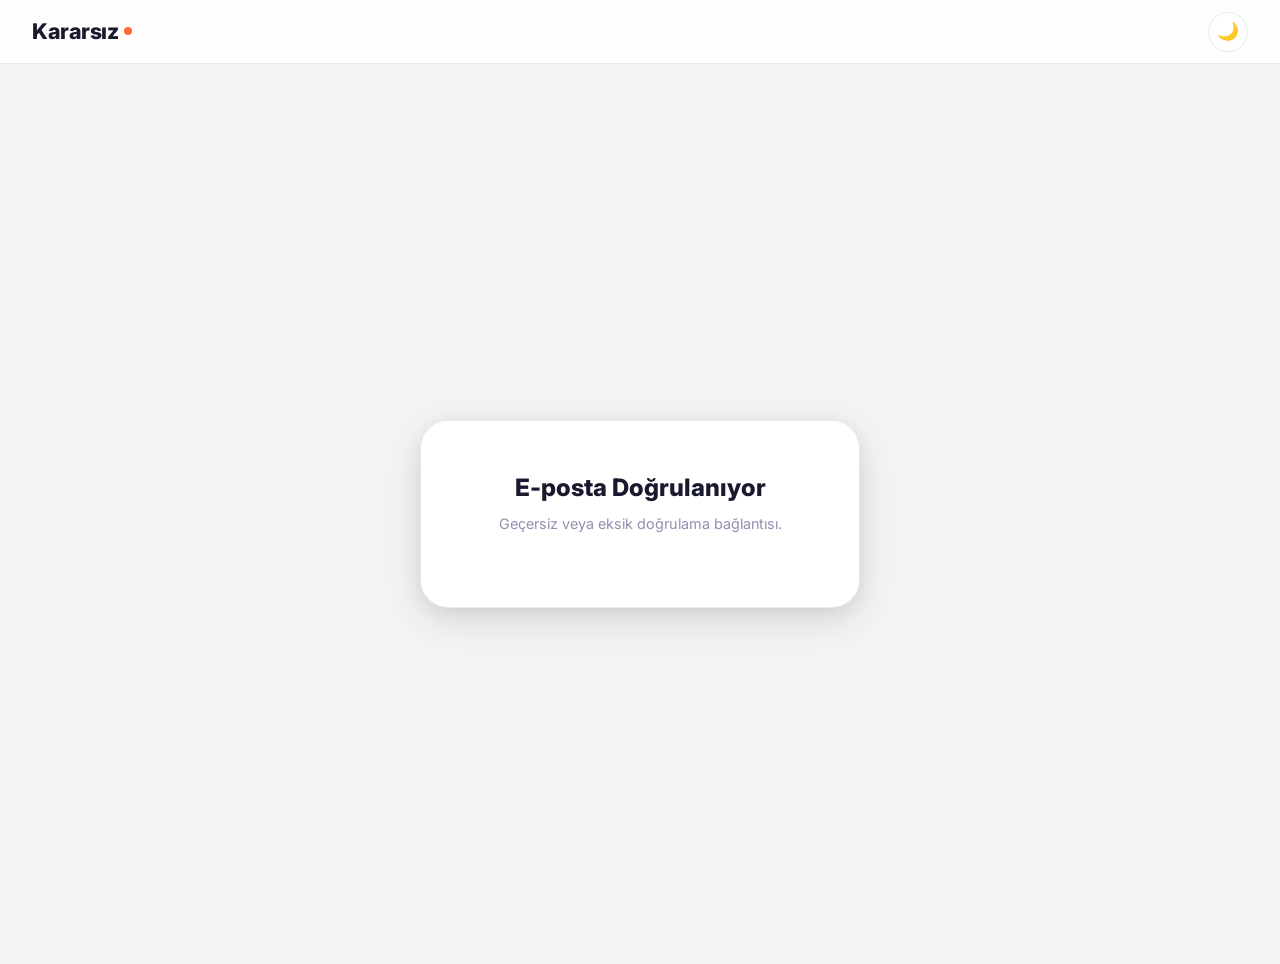
<file: frontend/verify-email.html>
<!DOCTYPE html>
<html lang="tr" data-theme="dark">
<head>
  <meta charset="UTF-8" />
  <meta name="viewport" content="width=device-width, initial-scale=1.0" />
  <title>E-posta Doğrulama — Kararsız</title>
  <link rel="stylesheet" href="css/theme.css" />
  <link rel="stylesheet" href="css/style.css" />
</head>
<body>
  <nav class="navbar" role="navigation">
    <a href="index.html" class="navbar-brand">Kararsız<span class="brand-dot"></span></a>
    <div class="navbar-actions">
      <button class="theme-toggle" id="theme-btn">🌙</button>
    </div>
  </nav>

  <main class="auth-page" role="main">
    <div class="auth-card" style="text-align: center;">
      <div class="auth-header">
        <h1 class="auth-title">E-posta Doğrulanıyor</h1>
        <p class="auth-subtitle" id="verify-message">Lütfen bekleyin, hesabınız onaylanıyor...</p>
      </div>
      <div id="verify-actions" style="display: none; margin-top: 1rem;">
        <a href="login.html" class="btn btn-primary btn-full btn-lg">Giriş Yap</a>
      </div>
    </div>
  </main>

  <div class="toast-container" id="toast-container"></div>
  <script src="js/theme-toggle.js"></script>
  <script src="js/api.js"></script>
  <script src="js/auth.js"></script>
  <script>
    document.addEventListener('DOMContentLoaded', async () => {
      initTheme();
      const params = new URLSearchParams(window.location.search);
      const uid = params.get('uid');
      const token = params.get('token');
      const msgEl = document.getElementById('verify-message');
      const actionsEl = document.getElementById('verify-actions');

      if (!uid || !token) {
        msgEl.textContent = 'Geçersiz veya eksik doğrulama bağlantısı.';
        return;
      }

      const { ok, data } = await apiVerifyEmail(uid, token);
      if (ok) {
        msgEl.textContent = 'Hesabınız başarıyla doğrulandı! Aramıza hoş geldin.';
        actionsEl.style.display = 'block';
        showToast('Doğrulama başarılı!', 'success');
      } else {
        msgEl.textContent = data.detail || 'Doğrulama başarısız. Bağlantının süresi dolmuş olabilir.';
      }
    });
  </script>
</body>
</html>
</file>
<file: frontend/css/theme.css>
/* ============================================================
   theme.css — Kararsız | CSS Değişkenleri & Tema Sistemi
   ============================================================ */

/* --- Google Fonts --- */
@import url('https://fonts.googleapis.com/css2?family=Inter:wght@300;400;500;600;700;800;900&display=swap');

/* ===================== AÇIK TEMA ===================== */
:root,
[data-theme="light"] {
  --bg-primary:    #f5f4f2;
  --bg-secondary:  #ffffff;
  --bg-card:       #ffffff;
  --bg-glass:      rgba(255, 255, 255, 0.75);

  --text-primary:  #1a1a2e;
  --text-secondary:#4a4a6a;
  --text-muted:    #9090b0;

  --accent:        #ff6b35;
  --accent-hover:  #e85c28;
  --accent-light:  rgba(255, 107, 53, 0.12);

  --purple:        #7c5cbf;
  --purple-light:  rgba(124, 92, 191, 0.12);

  --border:        rgba(0, 0, 0, 0.08);
  --border-strong: rgba(0, 0, 0, 0.16);

  --shadow-sm:     0 1px 3px rgba(0,0,0,0.08), 0 1px 2px rgba(0,0,0,0.04);
  --shadow-md:     0 4px 16px rgba(0,0,0,0.08), 0 2px 8px rgba(0,0,0,0.04);
  --shadow-lg:     0 12px 40px rgba(0,0,0,0.12), 0 4px 16px rgba(0,0,0,0.06);
  --shadow-accent: 0 4px 20px rgba(255, 107, 53, 0.30);

  --nav-bg:        rgba(255, 255, 255, 0.85);
  --overlay:       rgba(255, 255, 255, 0.9);

  --vote-bar-bg:   #ede9e3;
  --input-bg:      #f5f4f2;
  --danger:        #e53e3e;
  --success:       #38a169;

  --radius-sm:     8px;
  --radius-md:     14px;
  --radius-lg:     20px;
  --radius-xl:     28px;
}

/* ===================== KARANLIK TEMA ===================== */
[data-theme="dark"] {
  --bg-primary:    #0f0f17;
  --bg-secondary:  #16161f;
  --bg-card:       #1c1c2a;
  --bg-glass:      rgba(28, 28, 42, 0.80);

  --text-primary:  #f0f0fa;
  --text-secondary:#a0a0c0;
  --text-muted:    #5a5a7a;

  --accent:        #ff6b35;
  --accent-hover:  #ff8555;
  --accent-light:  rgba(255, 107, 53, 0.15);

  --purple:        #9b7de8;
  --purple-light:  rgba(155, 125, 232, 0.15);

  --border:        rgba(255, 255, 255, 0.06);
  --border-strong: rgba(255, 255, 255, 0.12);

  --shadow-sm:     0 1px 3px rgba(0,0,0,0.3), 0 1px 2px rgba(0,0,0,0.2);
  --shadow-md:     0 4px 16px rgba(0,0,0,0.4), 0 2px 8px rgba(0,0,0,0.2);
  --shadow-lg:     0 12px 40px rgba(0,0,0,0.5), 0 4px 16px rgba(0,0,0,0.3);
  --shadow-accent: 0 4px 20px rgba(255, 107, 53, 0.25);

  --nav-bg:        rgba(15, 15, 23, 0.90);
  --overlay:       rgba(15, 15, 23, 0.95);

  --vote-bar-bg:   #252535;
  --input-bg:      #13131e;
  --danger:        #fc6f6f;
  --success:       #68d391;
}
</file>
<file: frontend/css/style.css>
/* ============================================================
   style.css — Kararsız | Ana Stil Dosyası
   ============================================================ */

/* ---------- RESET & BASE ---------- */
*, *::before, *::after {
  box-sizing: border-box;
  margin: 0;
  padding: 0;
}

html {
  scroll-behavior: smooth;
}

body {
  font-family: 'Inter', -apple-system, BlinkMacSystemFont, sans-serif;
  background-color: var(--bg-primary);
  color: var(--text-primary);
  line-height: 1.6;
  min-height: 100vh;
  transition: background-color 0.3s ease, color 0.3s ease;
  -webkit-font-smoothing: antialiased;
}

a {
  color: var(--accent);
  text-decoration: none;
  transition: color 0.2s;
}
a:hover { color: var(--accent-hover); }

img { max-width: 100%; display: block; }

/* ---------- SCROLLBAR ---------- */
::-webkit-scrollbar { width: 6px; }
::-webkit-scrollbar-track { background: var(--bg-primary); }
::-webkit-scrollbar-thumb { background: var(--border-strong); border-radius: 99px; }
::-webkit-scrollbar-thumb:hover { background: var(--text-muted); }

/* ============================================================
   NAVBAR
   ============================================================ */
.navbar {
  position: sticky;
  top: 0;
  z-index: 100;
  background: var(--nav-bg);
  backdrop-filter: blur(20px);
  -webkit-backdrop-filter: blur(20px);
  border-bottom: 1px solid var(--border);
  padding: 0 clamp(1rem, 5vw, 2rem);
  height: 64px;
  display: flex;
  align-items: center;
  justify-content: space-between;
  transition: background 0.3s;
}

.navbar-brand {
  font-size: 1.35rem;
  font-weight: 800;
  letter-spacing: -0.5px;
  color: var(--text-primary);
  display: flex;
  align-items: center;
  gap: 0.4rem;
}

.navbar-brand .brand-dot {
  width: 8px;
  height: 8px;
  border-radius: 50%;
  background: var(--accent);
  display: inline-block;
  animation: pulse-dot 2s ease-in-out infinite;
}

@keyframes pulse-dot {
  0%, 100% { transform: scale(1); opacity: 1; }
  50% { transform: scale(1.4); opacity: 0.7; }
}

.navbar-actions {
  display: flex;
  align-items: center;
  gap: 0.75rem;
}

/* ---------- THEME TOGGLE ---------- */
.theme-toggle {
  width: 40px;
  height: 40px;
  border-radius: 50%;
  border: 1px solid var(--border);
  background: var(--bg-card);
  color: var(--text-secondary);
  cursor: pointer;
  display: flex;
  align-items: center;
  justify-content: center;
  font-size: 1.1rem;
  transition: all 0.2s;
}
.theme-toggle:hover {
  background: var(--accent-light);
  color: var(--accent);
  border-color: var(--accent);
  transform: rotate(20deg);
}

/* ============================================================
   BUTTONS
   ============================================================ */
.btn {
  display: inline-flex;
  align-items: center;
  justify-content: center;
  gap: 0.4rem;
  padding: 0.55rem 1.25rem;
  border-radius: var(--radius-sm);
  font-family: inherit;
  font-size: 0.875rem;
  font-weight: 600;
  cursor: pointer;
  border: none;
  transition: all 0.2s ease;
  white-space: nowrap;
  user-select: none;
}
.btn:disabled {
  opacity: 0.5;
  cursor: not-allowed;
  transform: none !important;
}

.btn-primary {
  background: var(--accent);
  color: #fff;
  box-shadow: var(--shadow-accent);
}
.btn-primary:hover:not(:disabled) {
  background: var(--accent-hover);
  transform: translateY(-1px);
  box-shadow: 0 6px 24px rgba(255, 107, 53, 0.40);
}
.btn-primary:active { transform: translateY(0); }

.btn-secondary {
  background: var(--bg-card);
  color: var(--text-primary);
  border: 1px solid var(--border);
}
.btn-secondary:hover:not(:disabled) {
  background: var(--bg-secondary);
  border-color: var(--border-strong);
  transform: translateY(-1px);
}

.btn-ghost {
  background: transparent;
  color: var(--text-secondary);
  border: 1px solid transparent;
}
.btn-ghost:hover:not(:disabled) {
  background: var(--accent-light);
  color: var(--accent);
}

.btn-danger {
  background: var(--danger);
  color: #fff;
}

.btn-lg {
  padding: 0.8rem 1.75rem;
  font-size: 1rem;
  border-radius: var(--radius-md);
}

.btn-sm {
  padding: 0.35rem 0.85rem;
  font-size: 0.8rem;
}

.btn-full { width: 100%; }

/* ============================================================
   FORM ELEMENTS
   ============================================================ */
.form-group {
  display: flex;
  flex-direction: column;
  gap: 0.5rem;
  margin-bottom: 1.25rem;
}

.form-label {
  font-size: 0.85rem;
  font-weight: 600;
  color: var(--text-secondary);
  letter-spacing: 0.02em;
}

.form-input,
.form-textarea {
  width: 100%;
  padding: 0.75rem 1rem;
  background: var(--input-bg);
  border: 1.5px solid var(--border);
  border-radius: var(--radius-sm);
  color: var(--text-primary);
  font-family: inherit;
  font-size: 0.925rem;
  transition: all 0.2s;
  outline: none;
}

.form-input::placeholder,
.form-textarea::placeholder {
  color: var(--text-muted);
}

.form-input:focus,
.form-textarea:focus {
  border-color: var(--accent);
  background: var(--bg-card);
  box-shadow: 0 0 0 3px var(--accent-light);
}

.form-textarea {
  resize: vertical;
  min-height: 100px;
}

.form-select {
  width: 100%;
  padding: 0.75rem 2.5rem 0.75rem 1rem;
  background: var(--input-bg) url("data:image/svg+xml,%3Csvg xmlns='http://www.w3.org/2000/svg' fill='none' viewBox='0 0 24 24' stroke='%23a1a1aa' stroke-width='2'%3E%3Cpath stroke-linecap='round' stroke-linejoin='round' d='M19 9l-7 7-7-7'%3E%3C/path%3E%3C/svg%3E") no-repeat right 1rem center / 16px 16px;
  border: 1.5px solid var(--border);
  border-radius: var(--radius-sm);
  color: var(--text-primary);
  font-family: inherit;
  font-size: 0.925rem;
  transition: all 0.2s;
  outline: none;
  appearance: none;
  -webkit-appearance: none;
  cursor: pointer;
}

.form-select:focus {
  border-color: var(--accent);
  background-color: var(--bg-card);
  box-shadow: 0 0 0 3px var(--accent-light);
}

.form-select option {
  background-color: var(--bg-card);
  color: var(--text-primary);
}

.form-error {
  font-size: 0.8rem;
  color: var(--danger);
  display: none;
}
.form-error.visible { display: block; }

/* ============================================================
   CARDS
   ============================================================ */
.card {
  background: var(--bg-card);
  border: 1px solid var(--border);
  border-radius: var(--radius-lg);
  padding: 1.5rem;
  box-shadow: var(--shadow-sm);
  transition: all 0.25s ease;
}

.card:hover {
  box-shadow: var(--shadow-md);
  border-color: var(--border-strong);
  transform: translateY(-2px);
}

/* ============================================================
   POLL CARD — Ana liste kartı
   ============================================================ */
.poll-card {
  background: var(--bg-card);
  border: 1px solid var(--border);
  border-radius: var(--radius-lg);
  padding: 1.5rem;
  cursor: pointer;
  transition: all 0.25s cubic-bezier(0.4, 0, 0.2, 1);
  position: relative;
  overflow: hidden;
}

.poll-card::before {
  content: '';
  position: absolute;
  top: 0; left: 0;
  width: 4px;
  height: 100%;
  background: var(--accent);
  transform: scaleY(0);
  transition: transform 0.25s ease;
  border-radius: 0 2px 2px 0;
}

.poll-card:hover {
  border-color: var(--accent);
  box-shadow: var(--shadow-md);
  transform: translateY(-3px);
}

.poll-card:hover::before {
  transform: scaleY(1);
}

.poll-card-header {
  display: flex;
  justify-content: space-between;
  align-items: flex-start;
  gap: 1rem;
  margin-bottom: 1rem;
}

.poll-question {
  font-size: 1.05rem;
  font-weight: 700;
  color: var(--text-primary);
  line-height: 1.4;
  flex: 1;
}

.poll-meta {
  display: flex;
  align-items: center;
  gap: 0.75rem;
  margin-top: 1rem;
  font-size: 0.8rem;
  color: var(--text-muted);
}

.poll-meta-avatar {
  width: 24px;
  height: 24px;
  border-radius: 50%;
  background: linear-gradient(135deg, var(--accent), var(--purple));
  display: flex;
  align-items: center;
  justify-content: center;
  font-size: 0.65rem;
  font-weight: 700;
  color: white;
  flex-shrink: 0;
}

.poll-total-votes {
  margin-left: auto;
  background: var(--accent-light);
  color: var(--accent);
  padding: 0.2rem 0.6rem;
  border-radius: 99px;
  font-weight: 600;
  font-size: 0.75rem;
}

/* ---------- VOTE BARS (listede kısa gösterim) ---------- */
.poll-options-preview {
  display: flex;
  flex-direction: column;
  gap: 0.5rem;
}

.vote-bar-wrap {
  display: flex;
  align-items: center;
  gap: 0.75rem;
  font-size: 0.82rem;
}

.vote-bar-label {
  flex: 0 0 110px;
  white-space: nowrap;
  overflow: hidden;
  text-overflow: ellipsis;
  color: var(--text-secondary);
  font-weight: 500;
}

.vote-bar-track {
  flex: 1;
  height: 6px;
  background: var(--vote-bar-bg);
  border-radius: 99px;
  overflow: hidden;
}

.vote-bar-fill {
  height: 100%;
  background: linear-gradient(90deg, var(--accent), var(--purple));
  border-radius: 99px;
  transition: width 0.8s cubic-bezier(0.4, 0, 0.2, 1);
}

.vote-bar-pct {
  flex: 0 0 36px;
  text-align: right;
  color: var(--text-muted);
  font-weight: 600;
  font-size: 0.78rem;
}

/* ============================================================
   VOTE OPTION BUTTONS — Detay sayfasında büyük seçenekler
   ============================================================ */
.vote-option {
  position: relative;
  width: 100%;
  padding: 1rem 1.25rem;
  border: 2px solid var(--border);
  border-radius: var(--radius-md);
  background: var(--bg-card);
  color: var(--text-primary);
  font-family: inherit;
  font-size: 0.95rem;
  font-weight: 600;
  cursor: pointer;
  text-align: left;
  transition: all 0.2s;
  overflow: hidden;
  display: flex;
  align-items: center;
  justify-content: space-between;
  gap: 0.75rem;
}

.vote-option:hover:not(:disabled) {
  border-color: var(--accent);
  color: var(--accent);
  transform: translateY(-1px);
  box-shadow: var(--shadow-md);
}

.vote-option.voted {
  border-color: var(--accent);
  cursor: default;
  transform: none;
}

.vote-option.voted-selected {
  border-color: var(--accent);
  background: var(--accent-light);
  color: var(--accent);
}

.vote-option .option-bar-bg {
  position: absolute;
  top: 0; left: 0;
  height: 100%;
  background: var(--accent-light);
  border-radius: var(--radius-md);
  transition: width 0.8s cubic-bezier(0.4, 0, 0.2, 1);
  z-index: 0;
  opacity: 0;
}

.vote-option.voted .option-bar-bg { opacity: 1; }
.vote-option.voted-selected .option-bar-bg { opacity: 0; }

.vote-option .option-text {
  position: relative;
  z-index: 1;
}

.vote-option .option-pct {
  position: relative;
  z-index: 1;
  font-size: 0.85rem;
  font-weight: 700;
  color: var(--accent);
  display: none;
}

.vote-option.voted .option-pct { display: block; }

/* ============================================================
   BADGE / TAG
   ============================================================ */
.badge {
  display: inline-flex;
  align-items: center;
  padding: 0.2rem 0.6rem;
  border-radius: 99px;
  font-size: 0.72rem;
  font-weight: 700;
  letter-spacing: 0.04em;
  text-transform: uppercase;
}

.badge-accent {
  background: var(--accent-light);
  color: var(--accent);
}

.badge-purple {
  background: var(--purple-light);
  color: var(--purple);
}

/* ============================================================
   LAYOUT — Container & Grid
   ============================================================ */
.container {
  max-width: 760px;
  margin: 0 auto;
  padding: 0 clamp(1rem, 4vw, 1.5rem);
}

.container-wide {
  max-width: 1100px;
  margin: 0 auto;
  padding: 0 clamp(1rem, 4vw, 2rem);
}

.page-content {
  padding: 2.5rem 0 4rem;
}

/* ============================================================
   FEED HERO (index sayfası üstü)
   ============================================================ */
.feed-hero {
  text-align: center;
  padding: 3rem 1rem 2rem;
}

.feed-hero h1 {
  font-size: clamp(2rem, 5vw, 3rem);
  font-weight: 900;
  letter-spacing: -1.5px;
  line-height: 1.1;
  color: var(--text-primary);
  margin-bottom: 0.75rem;
}

.feed-hero h1 span {
  background: linear-gradient(135deg, var(--accent), var(--purple));
  -webkit-background-clip: text;
  -webkit-text-fill-color: transparent;
  background-clip: text;
}

.feed-hero p {
  font-size: 1.05rem;
  color: var(--text-secondary);
  max-width: 480px;
  margin: 0 auto 1.5rem;
}

/* ============================================================
   POLLS GRID
   ============================================================ */
.polls-grid {
  display: grid;
  grid-template-columns: 1fr;
  gap: 1rem;
}

/* ============================================================
   AUTH PAGES
   ============================================================ */
.auth-page {
  min-height: 100vh;
  display: flex;
  align-items: center;
  justify-content: center;
  padding: 2rem 1rem;
}

.auth-card {
  background: var(--bg-card);
  border: 1px solid var(--border);
  border-radius: var(--radius-xl);
  padding: clamp(1.75rem, 5vw, 2.5rem);
  width: 100%;
  max-width: 440px;
  box-shadow: var(--shadow-lg);
}

.auth-header {
  text-align: center;
  margin-bottom: 2rem;
}

.auth-logo {
  font-size: 2rem;
  font-weight: 900;
  letter-spacing: -1px;
  color: var(--text-primary);
  margin-bottom: 0.25rem;
}

.auth-logo span {
  color: var(--accent);
}

.auth-subtitle {
  font-size: 0.9rem;
  color: var(--text-muted);
}

.auth-title {
  font-size: 1.5rem;
  font-weight: 800;
  margin: 0.5rem 0 0.25rem;
}

.auth-footer {
  text-align: center;
  margin-top: 1.5rem;
  font-size: 0.875rem;
  color: var(--text-muted);
}

.auth-divider {
  display: flex;
  align-items: center;
  gap: 1rem;
  margin: 1.5rem 0;
  color: var(--text-muted);
  font-size: 0.8rem;
}
.auth-divider::before, .auth-divider::after {
  content: '';
  flex: 1;
  height: 1px;
  background: var(--border);
}

/* ============================================================
   CREATE POLL — Seçenek satırları
   ============================================================ */
.option-row {
  display: flex;
  align-items: center;
  gap: 0.5rem;
  margin-bottom: 0.6rem;
  animation: slide-in 0.2s ease;
}

@keyframes slide-in {
  from { opacity: 0; transform: translateY(-8px); }
  to { opacity: 1; transform: translateY(0); }
}

.option-row .option-number {
  width: 28px;
  height: 28px;
  border-radius: 50%;
  background: var(--accent-light);
  color: var(--accent);
  font-size: 0.8rem;
  font-weight: 700;
  display: flex;
  align-items: center;
  justify-content: center;
  flex-shrink: 0;
}

.option-remove {
  width: 32px;
  height: 32px;
  border-radius: 50%;
  border: none;
  background: transparent;
  color: var(--text-muted);
  cursor: pointer;
  display: flex;
  align-items: center;
  justify-content: center;
  font-size: 1rem;
  transition: all 0.2s;
  flex-shrink: 0;
}
.option-remove:hover {
  background: rgba(229, 62, 62, 0.1);
  color: var(--danger);
}

/* ============================================================
   DETAIL PAGE
   ============================================================ */
.poll-detail-hero {
  padding: 2.5rem 0 1.5rem;
}

.poll-detail-question {
  font-size: clamp(1.4rem, 4vw, 2rem);
  font-weight: 800;
  letter-spacing: -0.5px;
  line-height: 1.3;
  margin-bottom: 0.75rem;
}

.voted-notice {
  display: flex;
  align-items: center;
  gap: 0.5rem;
  font-size: 0.85rem;
  color: var(--success);
  font-weight: 600;
  margin-bottom: 1rem;
  padding: 0.6rem 1rem;
  background: rgba(56, 161, 105, 0.08);
  border-radius: var(--radius-sm);
  border: 1px solid rgba(56, 161, 105, 0.2);
}

/* ============================================================
   LOADING / SKELETON
   ============================================================ */
.skeleton {
  background: linear-gradient(
    90deg,
    var(--vote-bar-bg) 25%,
    var(--border) 50%,
    var(--vote-bar-bg) 75%
  );
  background-size: 200% 100%;
  animation: shimmer 1.5s ease-in-out infinite;
  border-radius: var(--radius-sm);
}

@keyframes shimmer {
  0% { background-position: 200% 0; }
  100% { background-position: -200% 0; }
}

.skeleton-card {
  height: 140px;
  border-radius: var(--radius-lg);
}

/* ============================================================
   TOAST NOTIFICATION
   ============================================================ */
.toast-container {
  position: fixed;
  bottom: 1.5rem;
  right: 1.5rem;
  display: flex;
  flex-direction: column;
  gap: 0.5rem;
  z-index: 9999;
}

.toast {
  padding: 0.85rem 1.25rem;
  border-radius: var(--radius-md);
  font-size: 0.875rem;
  font-weight: 600;
  color: #fff;
  box-shadow: var(--shadow-lg);
  animation: toast-in 0.3s cubic-bezier(0.34, 1.56, 0.64, 1);
  max-width: 320px;
  display: flex;
  align-items: center;
  gap: 0.5rem;
}

.toast-success { background: var(--success); }
.toast-error   { background: var(--danger); }
.toast-info    { background: var(--purple); }

@keyframes toast-in {
  from { opacity: 0; transform: translateX(20px) scale(0.95); }
  to   { opacity: 1; transform: translateX(0) scale(1); }
}

@keyframes toast-out {
  from { opacity: 1; transform: translateX(0) scale(1); }
  to   { opacity: 0; transform: translateX(20px) scale(0.95); }
}

/* ============================================================
   EMPTY STATE
   ============================================================ */
.empty-state {
  text-align: center;
  padding: 4rem 2rem;
  color: var(--text-muted);
}

.empty-state-icon {
  font-size: 3rem;
  margin-bottom: 1rem;
  opacity: 0.5;
}

.empty-state h3 {
  font-size: 1.1rem;
  font-weight: 700;
  color: var(--text-secondary);
  margin-bottom: 0.5rem;
}

/* ============================================================
   RESPONSIVE
   ============================================================ */
@media (max-width: 600px) {
  .navbar { height: 56px; }
  .feed-hero { padding: 2rem 1rem 1.5rem; }
  .auth-card { padding: 1.5rem; }
  .vote-bar-label { flex: 0 0 80px; }
}
</file>
